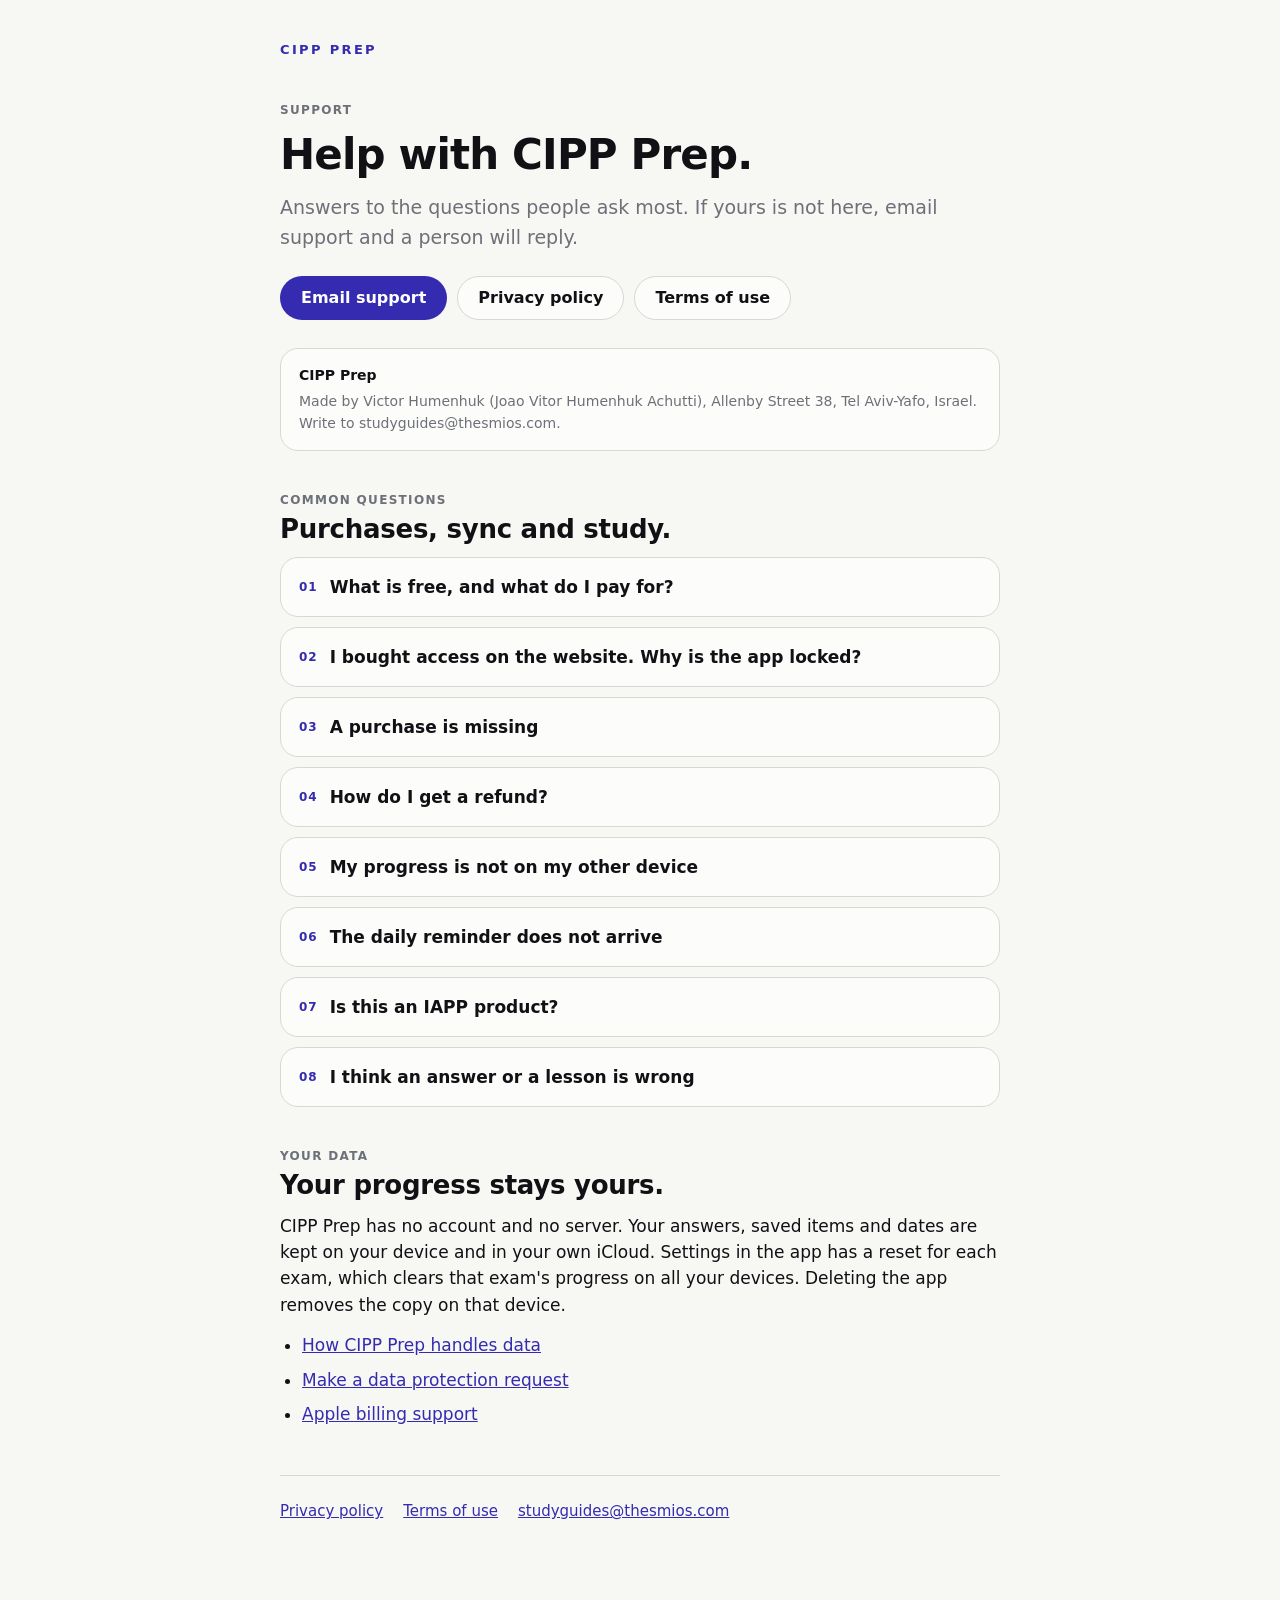
<file: index.html>
<!doctype html>
<html lang="en-GB">
<head>
<meta charset="utf-8">
<meta name="viewport" content="width=device-width, initial-scale=1">
<title>CIPP Prep Support</title>
<meta name="description" content="Help with CIPP Prep, the CIPP/E and CIPP/US study app: purchases, iCloud sync, reminders and your data.">
<link rel="stylesheet" href="style.css">
</head>
<body>
<main>
  <span class="wordmark">CIPP Prep</span>

  <p class="label">Support</p>
  <h1>Help with CIPP Prep.</h1>
  <p class="lede">Answers to the questions people ask most. If yours is not here, email support and a person will reply.</p>

  <nav class="actions" aria-label="Support actions">
    <a class="primary" href="mailto:studyguides@thesmios.com?subject=CIPP%20Prep%20-%20Support">Email support</a>
    <a href="privacy.html">Privacy policy</a>
    <a href="terms.html">Terms of use</a>
  </nav>

  <address class="company">
    <strong>CIPP Prep</strong>
    Made by Victor Humenhuk (Joao Vitor Humenhuk Achutti), Allenby Street 38, Tel Aviv-Yafo, Israel. Write to studyguides@thesmios.com.
  </address>

  <section>
    <p class="label">Common questions</p>
    <h2>Purchases, sync and study.</h2>
    <details>
      <summary><span>01</span>What is free, and what do I pay for?</summary>
      <p>The full CIPP/E and CIPP/US study guides, the exam guides, the glossary, flashcards, the free ten-question diagnostic, the 25-question mini mock and the question of the day are free. The CIPP/E question bank and the CIPP/US question bank are two separate one-time in-app purchases. Each unlocks only its own exam. There is no subscription.</p>
    </details>
    <details>
      <summary><span>02</span>I bought access on the website. Why is the app locked?</summary>
      <p>The app and the websites (cippe.thesmios.com and cippu.thesmios.com) are sold separately. A purchase on a website does not unlock the app, and a purchase in the app does not unlock a website. The app is bought through the App Store and the websites through their own checkout.</p>
    </details>
    <details>
      <summary><span>03</span>A purchase is missing</summary>
      <p>Open Settings in the app (the gear icon) and tap Restore purchases while signed in to the Apple Account that made the purchase. Purchases are linked to that Apple Account and work on every iPhone and iPad signed in to it. If access is still missing, email support with the exam name and roughly when you bought it. Never send card details.</p>
    </details>
    <details>
      <summary><span>04</span>How do I get a refund?</summary>
      <p>Apple handles payments and refunds for the App Store. Request a refund at <a href="https://reportaproblem.apple.com">reportaproblem.apple.com</a>.</p>
    </details>
    <details>
      <summary><span>05</span>My progress is not on my other device</summary>
      <p>Progress syncs through your own iCloud. Check that both devices are signed in to the same Apple Account with iCloud turned on. The app's own Settings shows iCloud sync as On or Off. Changes usually arrive within a few minutes while the app is open.</p>
    </details>
    <details>
      <summary><span>06</span>The daily reminder does not arrive</summary>
      <p>Open Settings in the app and check that Daily reminder is on. If the app says notifications are off, tap the button there to open the Settings app and allow notifications for CIPP Prep.</p>
    </details>
    <details>
      <summary><span>07</span>Is this an IAPP product?</summary>
      <p>No. CIPP Prep is an independent study guide with exam-style practice questions. It is not affiliated with, endorsed by or sponsored by IAPP, and it does not reproduce IAPP training material or live exam questions.</p>
    </details>
    <details>
      <summary><span>08</span>I think an answer or a lesson is wrong</summary>
      <p>Email support with the exam, the lesson title or the first words of the question, and what you think is wrong. Corrections go into the next update of the app and the websites.</p>
    </details>
  </section>

  <section>
    <p class="label">Your data</p>
    <h2>Your progress stays yours.</h2>
    <p>CIPP Prep has no account and no server. Your answers, saved items and dates are kept on your device and in your own iCloud. Settings in the app has a reset for each exam, which clears that exam's progress on all your devices. Deleting the app removes the copy on that device.</p>
    <ul>
      <li><a href="privacy.html">How CIPP Prep handles data</a></li>
      <li><a href="mailto:studyguides@thesmios.com?subject=CIPP%20Prep%20-%20Data%20Protection">Make a data protection request</a></li>
      <li><a href="https://support.apple.com/billing">Apple billing support</a></li>
    </ul>
  </section>

  <footer>
    <a href="privacy.html">Privacy policy</a>
    <a href="terms.html">Terms of use</a>
    <a href="mailto:studyguides@thesmios.com?subject=CIPP%20Prep%20-%20Support">studyguides@thesmios.com</a>
  </footer>
</main>
</body>
</html>
</file>
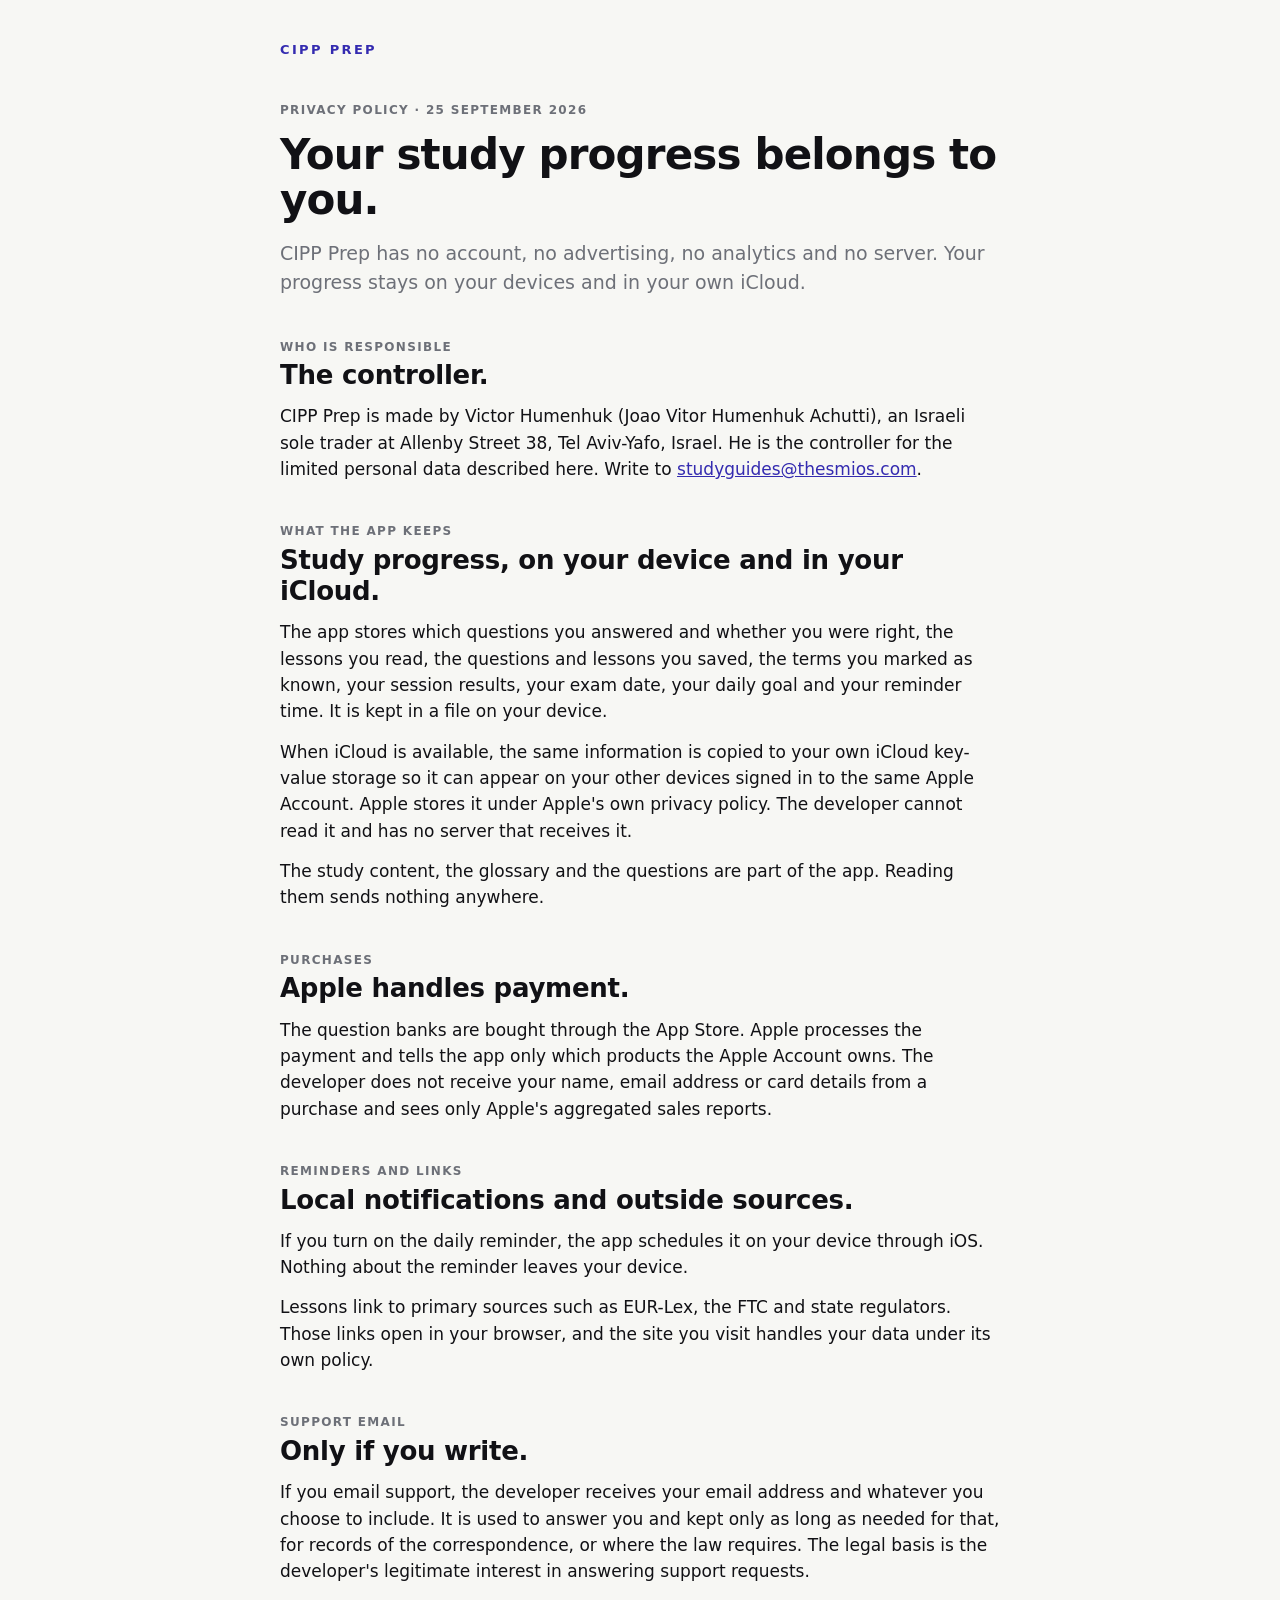
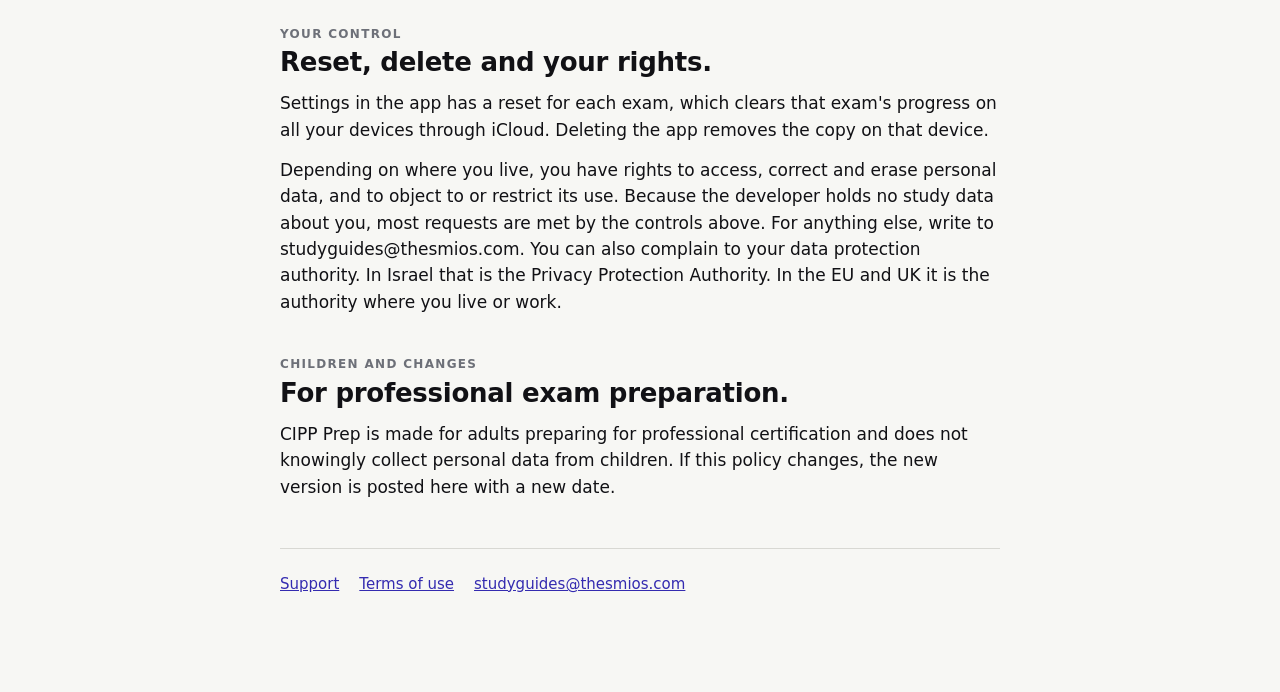
<file: privacy.html>
<!doctype html>
<html lang="en-GB">
<head>
<meta charset="utf-8">
<meta name="viewport" content="width=device-width, initial-scale=1">
<title>CIPP Prep Privacy Policy</title>
<meta name="description" content="How the CIPP Prep app handles data. No account, no analytics, progress kept on your device and in your own iCloud.">
<link rel="stylesheet" href="style.css">
</head>
<body>
<main>
  <a class="wordmark" href="./">CIPP Prep</a>
  <p class="label">Privacy policy · 25 September 2026</p>
  <h1>Your study progress belongs to you.</h1>
  <p class="lede">CIPP Prep has no account, no advertising, no analytics and no server. Your progress stays on your devices and in your own iCloud.</p>

  <section>
    <p class="label">Who is responsible</p>
    <h2>The controller.</h2>
    <p>CIPP Prep is made by Victor Humenhuk (Joao Vitor Humenhuk Achutti), an Israeli sole trader at Allenby Street 38, Tel Aviv-Yafo, Israel. He is the controller for the limited personal data described here. Write to <a href="mailto:studyguides@thesmios.com?subject=CIPP%20Prep%20-%20Data%20Protection">studyguides@thesmios.com</a>.</p>
  </section>

  <section>
    <p class="label">What the app keeps</p>
    <h2>Study progress, on your device and in your iCloud.</h2>
    <p>The app stores which questions you answered and whether you were right, the lessons you read, the questions and lessons you saved, the terms you marked as known, your session results, your exam date, your daily goal and your reminder time. It is kept in a file on your device.</p>
    <p>When iCloud is available, the same information is copied to your own iCloud key-value storage so it can appear on your other devices signed in to the same Apple Account. Apple stores it under Apple's own privacy policy. The developer cannot read it and has no server that receives it.</p>
    <p>The study content, the glossary and the questions are part of the app. Reading them sends nothing anywhere.</p>
  </section>

  <section>
    <p class="label">Purchases</p>
    <h2>Apple handles payment.</h2>
    <p>The question banks are bought through the App Store. Apple processes the payment and tells the app only which products the Apple Account owns. The developer does not receive your name, email address or card details from a purchase and sees only Apple's aggregated sales reports.</p>
  </section>

  <section>
    <p class="label">Reminders and links</p>
    <h2>Local notifications and outside sources.</h2>
    <p>If you turn on the daily reminder, the app schedules it on your device through iOS. Nothing about the reminder leaves your device.</p>
    <p>Lessons link to primary sources such as EUR-Lex, the FTC and state regulators. Those links open in your browser, and the site you visit handles your data under its own policy.</p>
  </section>

  <section>
    <p class="label">Support email</p>
    <h2>Only if you write.</h2>
    <p>If you email support, the developer receives your email address and whatever you choose to include. It is used to answer you and kept only as long as needed for that, for records of the correspondence, or where the law requires. The legal basis is the developer's legitimate interest in answering support requests.</p>
  </section>

  <section>
    <p class="label">Your control</p>
    <h2>Reset, delete and your rights.</h2>
    <p>Settings in the app has a reset for each exam, which clears that exam's progress on all your devices through iCloud. Deleting the app removes the copy on that device.</p>
    <p>Depending on where you live, you have rights to access, correct and erase personal data, and to object to or restrict its use. Because the developer holds no study data about you, most requests are met by the controls above. For anything else, write to studyguides@thesmios.com. You can also complain to your data protection authority. In Israel that is the Privacy Protection Authority. In the EU and UK it is the authority where you live or work.</p>
  </section>

  <section>
    <p class="label">Children and changes</p>
    <h2>For professional exam preparation.</h2>
    <p>CIPP Prep is made for adults preparing for professional certification and does not knowingly collect personal data from children. If this policy changes, the new version is posted here with a new date.</p>
  </section>

  <footer>
    <a href="./">Support</a>
    <a href="terms.html">Terms of use</a>
    <a href="mailto:studyguides@thesmios.com?subject=CIPP%20Prep%20-%20Data%20Protection">studyguides@thesmios.com</a>
  </footer>
</main>
</body>
</html>
</file>
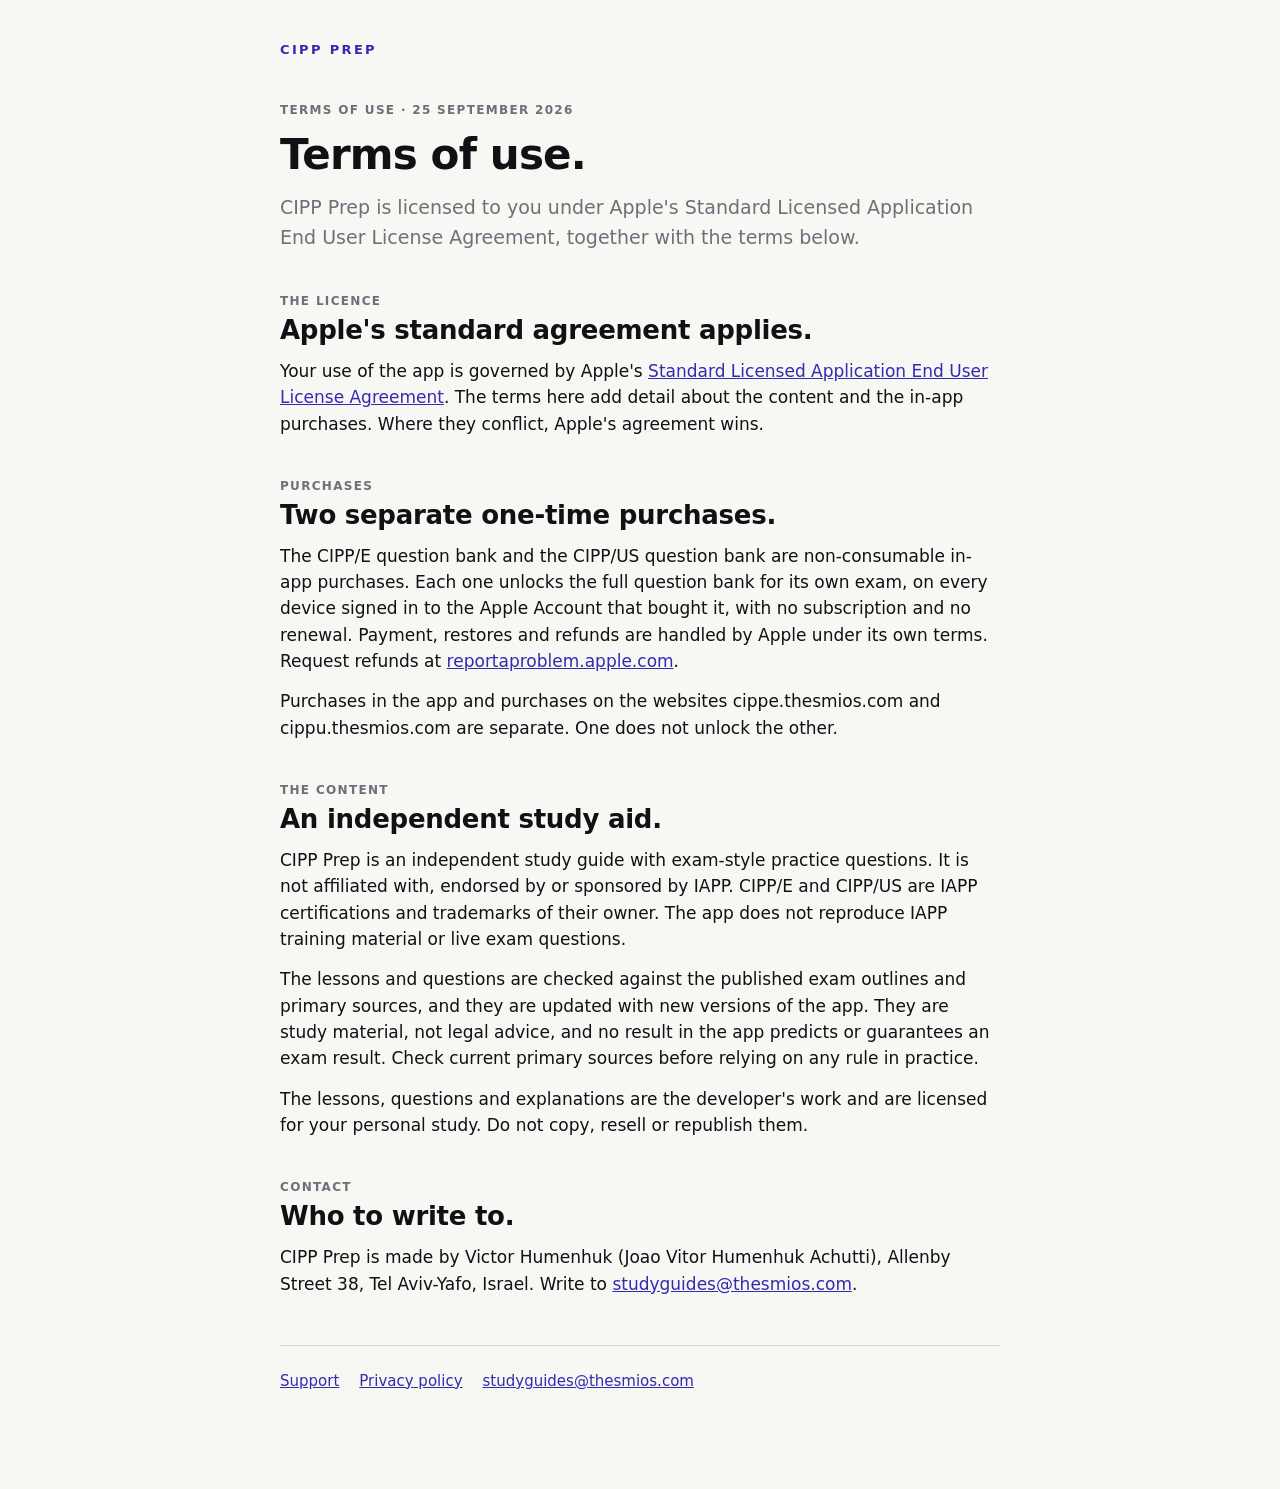
<file: terms.html>
<!doctype html>
<html lang="en-GB">
<head>
<meta charset="utf-8">
<meta name="viewport" content="width=device-width, initial-scale=1">
<title>CIPP Prep Terms of Use</title>
<meta name="description" content="Terms of use for the CIPP Prep app and its one-time in-app purchases.">
<link rel="stylesheet" href="style.css">
</head>
<body>
<main>
  <a class="wordmark" href="./">CIPP Prep</a>
  <p class="label">Terms of use · 25 September 2026</p>
  <h1>Terms of use.</h1>
  <p class="lede">CIPP Prep is licensed to you under Apple's Standard Licensed Application End User License Agreement, together with the terms below.</p>

  <section>
    <p class="label">The licence</p>
    <h2>Apple's standard agreement applies.</h2>
    <p>Your use of the app is governed by Apple's <a href="https://www.apple.com/legal/internet-services/itunes/dev/stdeula/">Standard Licensed Application End User License Agreement</a>. The terms here add detail about the content and the in-app purchases. Where they conflict, Apple's agreement wins.</p>
  </section>

  <section>
    <p class="label">Purchases</p>
    <h2>Two separate one-time purchases.</h2>
    <p>The CIPP/E question bank and the CIPP/US question bank are non-consumable in-app purchases. Each one unlocks the full question bank for its own exam, on every device signed in to the Apple Account that bought it, with no subscription and no renewal. Payment, restores and refunds are handled by Apple under its own terms. Request refunds at <a href="https://reportaproblem.apple.com">reportaproblem.apple.com</a>.</p>
    <p>Purchases in the app and purchases on the websites cippe.thesmios.com and cippu.thesmios.com are separate. One does not unlock the other.</p>
  </section>

  <section>
    <p class="label">The content</p>
    <h2>An independent study aid.</h2>
    <p>CIPP Prep is an independent study guide with exam-style practice questions. It is not affiliated with, endorsed by or sponsored by IAPP. CIPP/E and CIPP/US are IAPP certifications and trademarks of their owner. The app does not reproduce IAPP training material or live exam questions.</p>
    <p>The lessons and questions are checked against the published exam outlines and primary sources, and they are updated with new versions of the app. They are study material, not legal advice, and no result in the app predicts or guarantees an exam result. Check current primary sources before relying on any rule in practice.</p>
    <p>The lessons, questions and explanations are the developer's work and are licensed for your personal study. Do not copy, resell or republish them.</p>
  </section>

  <section>
    <p class="label">Contact</p>
    <h2>Who to write to.</h2>
    <p>CIPP Prep is made by Victor Humenhuk (Joao Vitor Humenhuk Achutti), Allenby Street 38, Tel Aviv-Yafo, Israel. Write to <a href="mailto:studyguides@thesmios.com?subject=CIPP%20Prep">studyguides@thesmios.com</a>.</p>
  </section>

  <footer>
    <a href="./">Support</a>
    <a href="privacy.html">Privacy policy</a>
    <a href="mailto:studyguides@thesmios.com?subject=CIPP%20Prep">studyguides@thesmios.com</a>
  </footer>
</main>
</body>
</html>
</file>
<file: style.css>
:root {
  --shoal: #f7f7f4;
  --pearl: #fcfcfa;
  --ink: #111115;
  --secondary-ink: #6d7078;
  --cobalt: #342bb0;
  --hairline: #d8d8d3;
}

@media (prefers-color-scheme: dark) {
  :root {
    --shoal: #101114;
    --pearl: #1c1d21;
    --ink: #f7f7f4;
    --secondary-ink: rgba(247, 247, 244, 0.62);
    --cobalt: #aab8ff;
    --hairline: rgba(247, 247, 244, 0.12);
  }
}

* { box-sizing: border-box; }

body {
  margin: 0;
  padding: 0 20px 96px;
  background: var(--shoal);
  color: var(--ink);
  font: 400 17px/1.55 -apple-system, BlinkMacSystemFont, "SF Pro Text",
    system-ui, "Helvetica Neue", Arial, sans-serif;
  -webkit-font-smoothing: antialiased;
}

main { max-width: 720px; margin: 0 auto; }

a { color: var(--cobalt); }

.wordmark {
  display: inline-block;
  margin: 40px 0 0;
  font-size: 13px;
  font-weight: 700;
  letter-spacing: 0.18em;
  text-transform: uppercase;
  color: var(--cobalt);
  text-decoration: none;
}

.label {
  margin: 40px 0 4px;
  font-size: 12px;
  font-weight: 600;
  letter-spacing: 0.11em;
  text-transform: uppercase;
  color: var(--secondary-ink);
}

h1 {
  margin: 12px 0 16px;
  font-size: clamp(30px, 7vw, 42px);
  line-height: 1.08;
  letter-spacing: -0.02em;
  font-weight: 700;
}

h2 {
  margin: 4px 0 12px;
  font-size: clamp(21px, 4.5vw, 26px);
  line-height: 1.2;
  letter-spacing: -0.01em;
  font-weight: 600;
}

p { margin: 0 0 14px; }

.lede { font-size: 19px; color: var(--secondary-ink); }

.company {
  display: block;
  margin: 28px 0;
  padding: 16px 18px;
  border: 0.5px solid var(--hairline);
  border-radius: 18px;
  background: var(--pearl);
  font-style: normal;
  font-size: 14px;
  color: var(--secondary-ink);
}

.company strong { display: block; color: var(--ink); margin-bottom: 4px; }

section { margin: 0 0 8px; }

.actions {
  display: flex;
  flex-wrap: wrap;
  gap: 10px;
  margin: 24px 0 8px;
}

.actions a {
  display: inline-flex;
  align-items: center;
  min-height: 44px;
  padding: 0 20px;
  border-radius: 999px;
  border: 0.5px solid var(--hairline);
  font-size: 16px;
  font-weight: 600;
  text-decoration: none;
  color: var(--ink);
  background: var(--pearl);
}

.actions a.primary {
  background: var(--cobalt);
  border-color: transparent;
  color: #fff;
}

ol, ul { padding-left: 22px; margin: 0 0 14px; }
li { margin-bottom: 8px; }

details {
  border: 0.5px solid var(--hairline);
  border-radius: 18px;
  background: var(--pearl);
  padding: 14px 18px;
  margin-bottom: 10px;
}

summary {
  cursor: pointer;
  font-weight: 600;
  min-height: 30px;
  display: flex;
  align-items: center;
  gap: 12px;
}

summary span {
  font-size: 12px;
  font-weight: 600;
  letter-spacing: 0.08em;
  color: var(--cobalt);
}

details p { margin: 12px 0 2px; color: var(--secondary-ink); }

aside {
  margin: 16px 0;
  padding: 16px 18px;
  border-left: 3px solid var(--cobalt);
  border-radius: 4px;
  background: var(--pearl);
  font-size: 15px;
  color: var(--secondary-ink);
}

footer {
  display: flex;
  flex-wrap: wrap;
  gap: 8px 20px;
  margin-top: 48px;
  padding-top: 24px;
  border-top: 0.5px solid var(--hairline);
  font-size: 15px;
}
</file>
